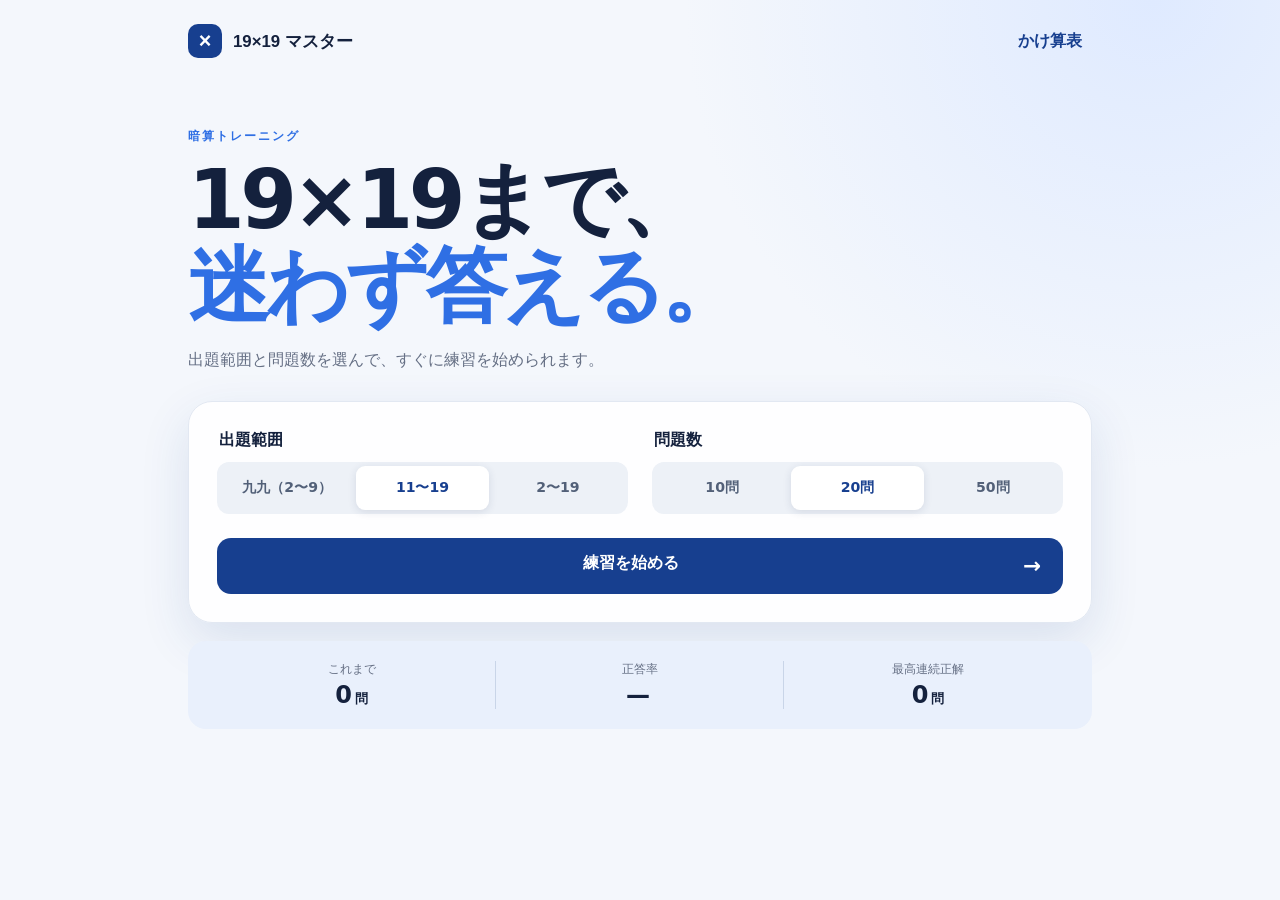
<file: index.html>
<!doctype html>
<html lang="ja">
<head>
  <meta charset="utf-8">
  <meta name="viewport" content="width=device-width,initial-scale=1">
  <meta name="theme-color" content="#173f8f">
  <meta name="description" content="九九から19×19までをテンポよく反復できる暗算トレーニング">
  <title>19×19 マスター</title>
  <link rel="stylesheet" href="styles.css">
</head>
<body>
  <main class="shell">
    <header class="topbar">
      <button id="homeButton" class="brand" type="button" aria-label="ホームへ戻る">
        <span class="brand-mark">×</span><span>19×19 マスター</span>
      </button>
      <button id="tableButton" class="text-button" type="button">かけ算表</button>
    </header>

    <section id="homeView" class="view active" aria-labelledby="homeTitle">
      <div class="intro">
        <p class="eyebrow">暗算トレーニング</p>
        <h1 id="homeTitle">19×19まで、<br><span>迷わず答える。</span></h1>
        <p>出題範囲と問題数を選んで、すぐに練習を始められます。</p>
      </div>

      <div class="setup-card">
        <fieldset>
          <legend>出題範囲</legend>
          <div class="segmented" id="rangeOptions">
            <button type="button" data-range="basic">九九（2〜9）</button>
            <button type="button" data-range="extended" class="selected">11〜19</button>
            <button type="button" data-range="all">2〜19</button>
          </div>
        </fieldset>
        <fieldset>
          <legend>問題数</legend>
          <div class="segmented compact" id="countOptions">
            <button type="button" data-count="10">10問</button>
            <button type="button" data-count="20" class="selected">20問</button>
            <button type="button" data-count="50">50問</button>
          </div>
        </fieldset>
        <button id="startButton" class="primary" type="button">練習を始める <span>→</span></button>
      </div>

      <div class="record-card" aria-label="この端末での記録">
        <div><span>これまで</span><strong id="totalSolved">0</strong><small>問</small></div>
        <div><span>正答率</span><strong id="totalAccuracy">—</strong><small id="accuracyUnit"></small></div>
        <div><span>最高連続正解</span><strong id="bestStreak">0</strong><small>問</small></div>
      </div>
    </section>

    <section id="quizView" class="view" aria-labelledby="quizTitle">
      <div class="quiz-head">
        <button id="quitButton" class="quit" type="button">終了</button>
        <div class="progress-copy"><strong id="progressText">1 / 20</strong><span id="streakText">0問連続正解</span></div>
      </div>
      <div class="progress-track"><span id="progressBar"></span></div>
      <div class="quiz-card">
        <p id="quizTitle" class="question-label">答えを入力</p>
        <div class="equation"><span id="factorA">12</span><span>×</span><span id="factorB">13</span><span>=</span><span id="answerDisplay" class="answer blank">?</span></div>
        <p id="feedback" class="feedback" aria-live="polite">数字キーでも入力できます</p>
        <div class="keypad" aria-label="数字入力">
          <button type="button" data-key="1">1</button><button type="button" data-key="2">2</button><button type="button" data-key="3">3</button>
          <button type="button" data-key="4">4</button><button type="button" data-key="5">5</button><button type="button" data-key="6">6</button>
          <button type="button" data-key="7">7</button><button type="button" data-key="8">8</button><button type="button" data-key="9">9</button>
          <button type="button" data-key="clear" aria-label="入力を消す">消す</button><button type="button" data-key="0">0</button><button type="button" data-key="submit" class="enter">決定</button>
        </div>
      </div>
    </section>

    <section id="resultView" class="view" aria-labelledby="resultTitle">
      <div class="result-card">
        <p class="eyebrow">RESULT</p>
        <h2 id="resultTitle">練習完了！</h2>
        <div class="score-ring"><strong id="scoreValue">18</strong><span id="scoreTotal">/ 20問</span></div>
        <div class="result-stats"><div><span>正答率</span><strong id="resultAccuracy">90%</strong></div><div><span>かかった時間</span><strong id="resultTime">1:24</strong></div></div>
        <div id="mistakeBox" class="mistakes"><h3>まちがえた問題</h3><div id="mistakeList"></div></div>
        <button id="retryButton" class="primary" type="button">同じ設定でもう一度</button>
        <button id="backButton" class="secondary" type="button">ホームへ戻る</button>
      </div>
    </section>

    <section id="tableView" class="view" aria-labelledby="tableTitle">
      <div class="table-heading"><div><p class="eyebrow">QUICK REFERENCE</p><h2 id="tableTitle">かけ算表</h2></div><button id="closeTableButton" class="secondary small" type="button">戻る</button></div>
      <p class="table-note">縦と横が交わるところが答えです。横にスクロールできます。</p>
      <div class="table-wrap"><table id="multiplicationTable"></table></div>
    </section>
  </main>

  <dialog id="quitDialog">
    <h2>練習を終了しますか？</h2>
    <p>今回の途中結果は記録されません。</p>
    <div><button id="cancelQuit" class="secondary" type="button">練習を続ける</button><button id="confirmQuit" class="danger" type="button">終了する</button></div>
  </dialog>
  <script src="app.js"></script>
</body>
</html>
</file>
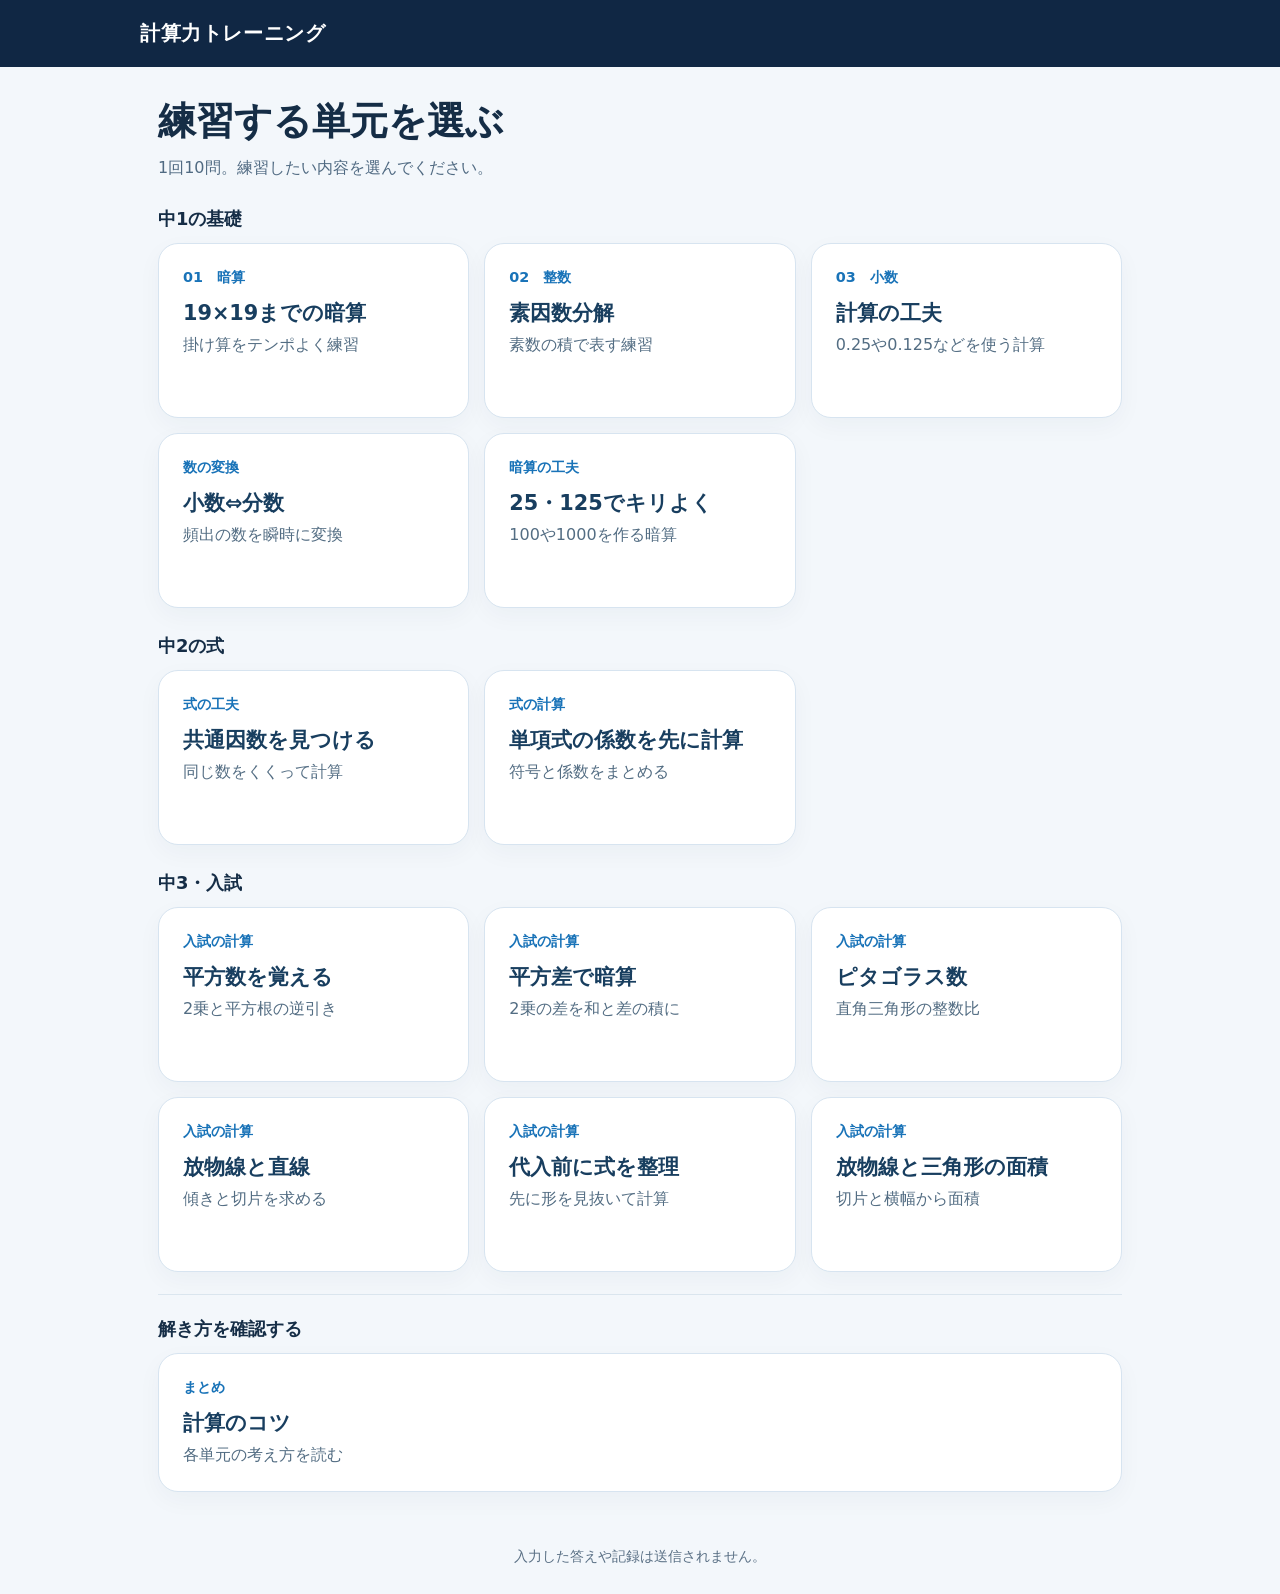
<file: junior-math/index.html>
<!doctype html>
<html lang="ja"><head><meta charset="utf-8"><meta name="viewport" content="width=device-width,initial-scale=1"><meta name="theme-color" content="#102744"><title>計算力トレーニング</title><meta name="description" content="19×19までの暗算、素因数分解、計算の工夫を練習するサイト"><link rel="icon" type="image/svg+xml" href="data:image/svg+xml,%3Csvg xmlns='http://www.w3.org/2000/svg' viewBox='0 0 64 64'%3E%3Crect width='64' height='64' rx='14' fill='%23102744'/%3E%3Ctext x='32' y='45' text-anchor='middle' font-size='40' font-family='sans-serif' fill='%23f9c85b'%3E×%3C/text%3E%3C/svg%3E"><style>
:root{font-family:system-ui,-apple-system,'Hiragino Kaku Gothic ProN','Yu Gothic',sans-serif;color:#152d46;background:#f3f7fb}*{box-sizing:border-box}body{margin:0}button,input{font:inherit}button{cursor:pointer}header{background:#102744;color:white;padding:20px max(20px,calc((100vw - 1000px)/2))}header strong{font-size:1.25rem;letter-spacing:.03em}main{max-width:1000px;margin:auto;padding:25px 18px 55px}.tabs{display:grid;grid-template-columns:repeat(3,1fr);gap:10px;margin-bottom:22px}.tab{border:2px solid #d3e0ed;background:white;color:#24405d;border-radius:14px;padding:14px 10px;font-weight:750}.tab[aria-selected=true]{border-color:#1b6eb2;background:#e3f3ff;color:#10518d}.panel{background:white;border:1px solid #dce6ee;box-shadow:0 12px 32px #1432540a;border-radius:22px;padding:clamp(20px,4vw,38px)}.topline{display:flex;align-items:center;justify-content:space-between;gap:12px;flex-wrap:wrap}h1{font-size:clamp(1.4rem,3vw,2rem);margin:0}p{line-height:1.65}.hint{color:#526b82;margin:10px 0 20px}.badge{background:#eef4fa;color:#355b7b;border-radius:100px;padding:8px 14px;font-weight:650}.card{background:#f7fafe;border:1px solid #deebf5;border-radius:18px;padding:clamp(20px,4vw,36px);margin:20px 0}.question{font-size:clamp(2rem,6vw,3.5rem);font-weight:800;line-height:1.35;min-height:1.5em;font-variant-numeric:tabular-nums}.prompt{color:#45627d;font-size:.95rem;margin-bottom:8px}.work{color:#44627a;min-height:1.5em;margin-top:12px}.answer{display:flex;align-items:center;gap:10px;flex-wrap:wrap}.answer input{width:min(100%,260px);border:2px solid #a9bfd2;border-radius:12px;padding:14px 16px;font-size:1.35rem;font-variant-numeric:tabular-nums}.answer input:focus{outline:3px solid #a9ddff;outline-offset:2px}.primary,.secondary{border:0;border-radius:12px;padding:15px 21px;font-weight:750;min-height:52px}.primary{background:#1367aa;color:white}.secondary{background:#e9f1f8;color:#1c517c}.primary:hover{background:#0e568e}.secondary:hover{background:#dcebf6}.feedback{min-height:57px;margin:14px 0 4px;font-weight:700}.feedback.good{color:#126544}.feedback.bad{color:#ae3f26}.feedback small{display:block;font-size:.95rem;font-weight:500;color:#38566d;margin-top:5px}.actions{display:flex;gap:10px;flex-wrap:wrap}.guide{border-top:1px solid #e1eaf2;margin-top:28px;padding-top:15px;color:#38546c}.guide h2{font-size:1.05rem;color:#173751}.guide ul{padding-left:1.4em;line-height:1.8}.guide li{margin:4px 0}footer{color:#5a7085;text-align:center;padding:0 18px 28px;font-size:.9rem}@media(max-width:620px){.tabs{grid-template-columns:1fr}.tab{text-align:left;padding:12px 16px}.panel{padding:20px}.answer input{flex:1;min-width:150px}.answer .primary{flex:1}.question{overflow-wrap:anywhere}}
 .homehead{margin:4px 0 24px}.homehead h1{font-size:clamp(1.7rem,4vw,2.4rem)}.homehead p{margin:8px 0 0;color:#506a82}.menu{display:grid;grid-template-columns:repeat(3,1fr);gap:15px}.menucard{display:flex;flex-direction:column;align-items:flex-start;text-align:left;min-height:175px;background:white;border:1px solid #d7e4f0;border-radius:20px;padding:24px;color:#183e5f;box-shadow:0 8px 24px #1432540a}.menucard:hover,.menucard:focus-visible{border-color:#2079bd;box-shadow:0 12px 28px #22639b22;transform:translateY(-2px)}.menucard strong{font-size:1.3rem;margin:12px 0 6px}.menucard span:last-child{color:#536d83;line-height:1.5}.menunum{font-size:.9rem;font-weight:800;color:#1973b8}.tipsentry{margin-top:22px;border-top:1px solid #dbe6ef;padding-top:22px}.tipsentry h2{font-size:1.1rem;margin:0 0 12px}.tipsentry .menucard{min-height:115px;width:100%}.back{border:0;background:transparent;color:#1266a6;font-weight:750;padding:8px 0;margin-bottom:15px}.back:hover{text-decoration:underline}.tipslist{display:grid;gap:14px;margin-top:20px}.tipcard{background:#f7fafe;border:1px solid #deebf5;border-radius:16px;padding:18px 22px}.tipcard h2{margin:0 0 8px;font-size:1.2rem}.tipcard ul{margin:0;padding-left:1.5em;line-height:1.8}.tipcard li{margin:5px 0}[hidden]{display:none!important}@media(max-width:700px){.menu{grid-template-columns:1fr}.menucard{min-height:115px;padding:18px}.menucard strong{margin:5px 0}}
.group-title{margin:26px 0 12px;font-size:1.12rem}.levels{display:flex;gap:8px;flex-wrap:wrap;margin:15px 0}.level{border:1px solid #c8d9e8;background:#f2f7fb;border-radius:10px;padding:9px 16px;font-weight:700;color:#31536f}.level[aria-pressed=true]{background:#176cae;color:#fff;border-color:#176cae}.context{font-size:1.08rem;line-height:1.6;color:#385873;margin-bottom:9px}.result{background:#f2f8ff;border-radius:16px;padding:22px;margin-top:20px}.result strong{font-size:1.5rem}.tipcard p{line-height:1.7;margin:7px 0}.example{font-weight:700;color:#185688}.choices{display:grid;grid-template-columns:repeat(2,minmax(0,1fr));gap:12px;margin:0 0 8px}.choice{border:2px solid #c7d9e9;border-radius:13px;background:#fff;color:#184468;padding:15px;font-size:1.3rem;font-weight:750;min-height:64px;font-variant-numeric:tabular-nums}.choice:hover:not(:disabled),.choice:focus-visible{border-color:#1673b6;background:#ecf7ff}.choice.correct{border-color:#218764;background:#e7f7ef;color:#126345}.choice.wrong{border-color:#c6533a;background:#fff0eb;color:#9d321e}.choice:disabled{cursor:default}@media(max-width:520px){.choices{gap:8px}.choice{font-size:1.12rem;padding:11px;min-height:58px}}.fraction{display:inline-grid;grid-template-rows:auto auto;vertical-align:middle;text-align:center;line-height:1.05;font-size:.82em;margin:0 .13em;white-space:nowrap;font-variant-numeric:tabular-nums}.fraction-top{border-bottom:1.5px solid currentColor;padding:0 .15em .1em}.fraction-bottom{padding:.1em .15em 0}.choice .fraction{font-size:1em}.prime-pad{display:grid;grid-template-columns:repeat(4,minmax(0,1fr));gap:9px;margin:13px 0 3px}.prime-pad button{border:1.5px solid #b9d2e6;background:#f2f8fd;color:#164e7b;border-radius:11px;min-height:53px;font-weight:750;font-size:1.1rem}.prime-pad button:hover:not(:disabled),.prime-pad button:focus-visible{border-color:#1673b6;background:#e2f2ff}.prime-pad button[data-prime-action]{font-size:.95rem;background:#e9f1f8}.prime-pad button:disabled{opacity:.55;cursor:default}.answer input[readonly]{background:#fff;cursor:default}.answer input[readonly]:focus{outline:none}@media(max-width:520px){.prime-pad{gap:7px}.prime-pad button{min-height:50px;font-size:1rem}.prime-pad button[data-prime-action]{font-size:.83rem}}[hidden]{display:none!important}</style></head><body><header><strong>計算力トレーニング</strong></header><main><section id="home" aria-labelledby="home-title"><div class="homehead"><h1 id="home-title">練習する単元を選ぶ</h1><p>1回10問。練習したい内容を選んでください。</p></div><h2 class="group-title">中1の基礎</h2><div class="menu"><button class="menucard" type="button" data-open="multiply"><span class="menunum">01　暗算</span><strong>19×19までの暗算</strong><span>掛け算をテンポよく練習</span></button><button class="menucard" type="button" data-open="factor"><span class="menunum">02　整数</span><strong>素因数分解</strong><span>素数の積で表す練習</span></button><button class="menucard" type="button" data-open="decimal"><span class="menunum">03　小数</span><strong>計算の工夫</strong><span>0.25や0.125などを使う計算</span></button><button class="menucard" type="button" data-open="convert"><span class="menunum">数の変換</span><strong>小数⇔分数</strong><span>頻出の数を瞬時に変換</span></button><button class="menucard" type="button" data-open="round"><span class="menunum">暗算の工夫</span><strong>25・125でキリよく</strong><span>100や1000を作る暗算</span></button></div><h2 class="group-title">中2の式</h2><div class="menu"><button class="menucard" type="button" data-open="common"><span class="menunum">式の工夫</span><strong>共通因数を見つける</strong><span>同じ数をくくって計算</span></button><button class="menucard" type="button" data-open="coefficient"><span class="menunum">式の計算</span><strong>単項式の係数を先に計算</strong><span>符号と係数をまとめる</span></button></div><h2 class="group-title">中3・入試</h2><div class="menu"><button class="menucard" type="button" data-open="squares"><span class="menunum">入試の計算</span><strong>平方数を覚える</strong><span>2乗と平方根の逆引き</span></button><button class="menucard" type="button" data-open="difference"><span class="menunum">入試の計算</span><strong>平方差で暗算</strong><span>2乗の差を和と差の積に</span></button><button class="menucard" type="button" data-open="pythagoras"><span class="menunum">入試の計算</span><strong>ピタゴラス数</strong><span>直角三角形の整数比</span></button><button class="menucard" type="button" data-open="parabola"><span class="menunum">入試の計算</span><strong>放物線と直線</strong><span>傾きと切片を求める</span></button><button class="menucard" type="button" data-open="substitute"><span class="menunum">入試の計算</span><strong>代入前に式を整理</strong><span>先に形を見抜いて計算</span></button><button class="menucard" type="button" data-open="area"><span class="menunum">入試の計算</span><strong>放物線と三角形の面積</strong><span>切片と横幅から面積</span></button></div><div class="tipsentry"><h2>解き方を確認する</h2><button class="menucard" type="button" data-open="tips"><span class="menunum">まとめ</span><strong>計算のコツ</strong><span>各単元の考え方を読む</span></button></div></section><section id="practice" class="panel" aria-labelledby="title" hidden><button class="back" type="button" data-open="home">← 目次に戻る</button><div class="topline"><h1 id="title"></h1><span class="badge" id="score" aria-live="polite"></span></div><p class="hint" id="description"></p><div class="levels" role="group" aria-label="難易度"><button class="level" type="button" data-level="1">基礎</button><button class="level" type="button" data-level="2">標準</button><button class="level" type="button" data-level="3">発展</button></div><div id="question-area"><div class="card"><div id="context" class="context"></div><div class="prompt" id="prompt"></div><div class="question" id="question"></div></div><form id="form" class="answer" autocomplete="off"><input id="input" type="text" inputmode="numeric" aria-label="答え" spellcheck="false"><button class="primary" type="submit">答え合わせ</button></form><div id="prime-pad" class="prime-pad" role="group" aria-label="素因数分解の入力ボタン" hidden><button type="button" data-prime="2">2</button><button type="button" data-prime="3">3</button><button type="button" data-prime="5">5</button><button type="button" data-prime="7">7</button><button type="button" data-prime="11">11</button><button type="button" data-prime="13">13</button><button type="button" data-prime-action="undo">1つ戻す</button><button type="button" data-prime-action="clear">全部消す</button></div><div id="choices" class="choices" role="group" aria-label="答えの選択肢" hidden></div><div id="feedback" class="feedback" role="status" aria-live="polite"></div><div class="actions"><button id="next" class="secondary" type="button">次の問題</button><button id="reveal" class="secondary" type="button">答えを見る</button></div></div><div id="result" class="result" hidden><strong id="result-title"></strong><p id="result-detail"></p><button id="retry" class="primary" type="button">同じ分野でもう10問</button></div></section><section id="tips" class="panel" aria-labelledby="tips-title" hidden><button class="back" type="button" data-open="home">← 目次に戻る</button><h1 id="tips-title">計算のコツ</h1><div class="tipslist" id="tiplist"></div></section></main><footer>入力した答えや記録は送信されません。</footer><script>

(()=>{'use strict';
const $=id=>document.getElementById(id), E={home:$('home'),practice:$('practice'),tips:$('tips'),title:$('title'),score:$('score'),description:$('description'),prompt:$('prompt'),question:$('question'),context:$('context'),input:$('input'),feedback:$('feedback'),next:$('next'),reveal:$('reveal'),form:$('form'),primePad:$('prime-pad'),choices:$('choices'),tiplist:$('tiplist'),area:$('question-area'),result:$('result'),resultTitle:$('result-title'),resultDetail:$('result-detail'),retry:$('retry')};
const R=(a,b)=>a+Math.floor(Math.random()*(b-a+1)),P=a=>a[R(0,a.length-1)],F=(n,d=1)=>{let a=Math.abs(n),b=d;while(b)[a,b]=[b,a%b];return {n:n/a,d:d/a}},S=f=>f.d===1?String(f.n):`${f.n}/${f.d}`,Q=(text,answer,explain,other={})=>({text,answer,explain,...other});
const decimals=[['0.2',1,5],['0.4',2,5],['0.5',1,2],['0.25',1,4],['0.75',3,4],['0.125',1,8],['0.375',3,8],['0.625',5,8],['0.875',7,8],['1.25',5,4],['1.5',3,2]],triples=[[3,4,5],[5,12,13],[8,15,17],[7,24,25]];
const modes={
multiply:{title:'19×19までの暗算',desc:'掛け算を暗算で答えましょう。',tip:'十の位と一の位に分ける。20に近い数なら20から引く。',example:'17×8＝10×8＋7×8＝136。19×19＝20×19−19＝361。',make:l=>{let a=R(l===1?2:11,19),b=R(l===1?2:l===2?2:11,l===1?12:19);return Q(`${a} × ${b}`,a*b,`${a}×${b}＝${a*b}`)}},
factor:{title:'素因数分解',desc:'素数ボタンを順に押してください。掛け算の記号は自動で入ります。',tip:'小さい素数から割り、最後に素数だけの積になっているか確認する。',example:'60＝2×2×3×5＝2²×3×5。',make:l=>{let primes=l===1?[2,3,5]:l===2?[2,3,5,7]:[2,3,5,7,11,13],fs,n;do{fs=[];n=1;let count=R(2,l+2);for(let i=0;i<count;i++){let possible=primes.filter(p=>p*n<=500);if(!possible.length)break;let p=P(possible);fs.push(p);n*=p}}while(n<20||fs.length<2);fs.sort((a,b)=>a-b);return Q(String(n),fs,`${n}＝${fs.join('×')}`,{kind:'factor'})}},
decimal:{title:'小数を使う計算',desc:'分数に直すと簡単になる小数の掛け算。',tip:'0.25＝1/4、0.75＝3/4。0.125＝1/8、0.375＝3/8、0.625＝5/8、0.875＝7/8。',example:'0.375×16＝(3/8)×16＝6。',make:l=>{let row=P(decimals.slice(l===1?2:0,l===1?5:l===2?9:11)),k=R(2,l===1?6:12),b=row[2]*k;return Q(`${row[0]} × ${b}`,row[1]*k,`${row[0]}＝${row[1]}/${row[2]}、${row[1]}×${k}＝${row[1]*k}`)}},
round:{title:'25・125でキリよく',desc:'100や1000を作って暗算。',tip:'25×4＝100、125×8＝1000、50×2＝100を見つける。',example:'125×24＝125×8×3＝3000。',make:l=>{let a=l===1?25:l===2?P([25,50,125]):P([25,125,0.125]),unit=a===25?4:a===50?2:8,k=R(2,14),b=unit*k;return Q(`${a} × ${b}`,a*b,`${a}×${unit}×${k}＝${a*unit}×${k}＝${a*b}`)}},
common:{title:'共通因数を見つける',desc:'同じ数をくくって暗算。',tip:'a×b＋a×c＝a(b＋c)。差なら a×b−a×c＝a(b−c)。',example:'37×18＋37×82＝37×100＝3700。',make:l=>{let a=P(l===1?[12,15,25]:l===2?[19,25,37]:[37,48,75,125]),b=R(11,45),sum=P([50,100,120]),c=sum-b;if(l===3&&Math.random()<.4){c=R(2,b-1);return Q(`${a}×${b} − ${a}×${c}`,a*(b-c),`${a}×(${b}−${c})＝${a*(b-c)}`)}return Q(`${a}×${b} ＋ ${a}×${c}`,a*sum,`${a}×(${b}＋${c})＝${a*sum}`)}},
convert:{title:'小数⇔分数',desc:'4つの選択肢から正しい変換を選びましょう。',tip:'0.25＝1/4、0.75＝3/4。0.125＝1/8、0.375＝3/8、0.625＝5/8、0.875＝7/8。',example:'0.625＝5/8。5/4＝1.25。',make:l=>{let row=P(decimals.slice(0,l===1?5:l===2?9:11)),rev=l>1&&Math.random()<.5;return rev?Q(`${row[1]}/${row[2]} を小数に`,Number(row[0]),`${row[1]}/${row[2]}＝${row[0]}`):Q(`${row[0]} を分数に`,F(row[1],row[2]),`${row[0]}＝${row[1]}/${row[2]}`,{kind:'rationalOnly'})}},
squares:{title:'平方数を覚える',desc:'2乗と平方根を逆引き。',tip:'11²〜25²を両方向に覚えると、平方根や三平方の計算が速くなる。',example:'17²＝289、√289＝17。',make:l=>{let n=R(l===3?16:11,l===1?16:l===2?25:30);return Math.random()<.5?Q(`√${n*n}`,n,`√${n*n}＝${n}`):Q(`${n}²`,n*n,`${n}²＝${n*n}`)}},
difference:{title:'平方差で暗算',desc:'2乗の差を和と差の積に。',tip:'A²−B²＝(A＋B)(A−B)。100前後の積にも使える。',example:'103×97＝(100＋3)(100−3)＝10000−9＝9991。',make:l=>{let a=P(l===1?[20,30,50]:[50,60,75,95,100]),b=R(2,l===1?9:15),v=l===1?0:R(0,l===2?1:2);if(v===1)return Q(`${a+b} × ${a-b}`,a*a-b*b,`(${a}＋${b})(${a}−${b})＝${a}²−${b}²＝${a*a-b*b}`);if(v===2){let c=P([30,40,50]),d=R(2,9),ans=a*a-b*b+c*c-d*d;return Q(`${a}² − ${b}² ＋ ${c}² − ${d}²`,ans,`(${a}＋${b})(${a}−${b})＋(${c}＋${d})(${c}−${d})＝${ans}`)}return Q(`${a}² − ${b}²`,a*a-b*b,`(${a}＋${b})(${a}−${b})＝${a*a-b*b}`)}},
pythagoras:{title:'ピタゴラス数',desc:'直角三角形の残りの1辺を答えましょう。',tip:'3:4:5、5:12:13、8:15:17、7:24:25を覚え、整数倍にも気づく。',example:'斜辺13、他の1辺5なら残りは12。6:8:10は3:4:5の2倍。',make:l=>{let t=P(triples.slice(0,l===1?2:l===2?3:4)),k=R(l===1?1:2,l===1?1:l===2?3:5),[a,b,c]=t.map(x=>x*k),missing=R(0,2),hint=`${a}:${b}:${c}＝${t.join(':')} の ${k} 倍`;return missing===2?Q(`直角をはさむ2辺が ${a}, ${b}。斜辺は？`,c,hint):Q(`斜辺が ${c}、他の1辺が ${missing===0?b:a}。残りは？`,missing===0?a:b,hint)}},
parabola:{title:'放物線と直線',desc:'傾き・切片は整数または分数で答えられます。',tip:'y＝ax² 上の x＝α, β を通る直線は、傾き m＝a(α＋β)、切片 n＝−aαβ。ただし α≠β。',example:'y＝(1/2)x²、α＝−3、β＝2 → m＝−1/2、n＝3。',make:l=>{let a=l===1?F(1):P(l===2?[F(1),F(2),F(1,2)]:[F(1,2),F(3,2),F(2)]),alpha=R(-5,-1),beta=R(1,5);if(beta===-alpha)beta++;let m=F(a.n*(alpha+beta),a.d),n=F(-a.n*alpha*beta,a.d),type=l===3?P(['slope','intercept','reverse']):P(['slope','intercept']);if(type==='reverse')return Q(`傾きが ${S(m)} のとき、a の値は？`,a,`a＝${S(m)}÷(${alpha}＋${beta})＝${S(a)}`,{kind:'fraction',context:`y＝ax² 上の x＝${alpha}, ${beta} を通る直線`});let context=`y＝${S(a)}x² 上の x＝${alpha}, ${beta} を通る直線`;return type==='slope'?Q('直線の傾きは？',m,`m＝${S(a)}×(${alpha}＋${beta})＝${S(m)}`,{kind:'fraction',context}):Q('直線の y 切片は？',n,`n＝−${S(a)}×(${alpha})×${beta}＝${S(n)}`,{kind:'fraction',context})}},
substitute:{title:'代入前に式を整理',desc:'直接代入する前に式の形を見抜く。',tip:'先に平方式や平方差へ直す。x＝√n＋b なら x−b＝√n に注目。',example:'x＝√17＋4 のとき x²−8x＋15＝(x−4)²−1＝16。',make:l=>{if(l<3){let n=R(2,23),b=R(1,6),k=l===1?0:R(-5,5),constant=b*b+k;return Q(`x² − ${2*b}x ${constant<0?'−':'＋'} ${Math.abs(constant)}`,n+k,`(x−${b})²${k<0?'−':'＋'}${Math.abs(k)}＝${n+k}`,{context:`x＝√${n}＋${b} のとき、次の式の値は？`})}let sum=R(7,19),product=R(2,20);return Q('x² ＋ y²',sum*sum-2*product,`(x＋y)²−2xy＝${sum}²−2×${product}＝${sum*sum-2*product}`,{context:`x＋y＝${sum}、xy＝${product} のとき、次の式の値は？`})}}
,coefficient:{title:'単項式の係数を先に計算',desc:'符号と数の部分を分けて処理。',tip:'単項式の乗除は、符号を先に決め、係数を1つの分数にまとめて約分する。文字の指数は別に計算する。',example:'(−6a²b)×(4ab²)÷(3a²b) の係数は −6×4÷3＝−8。',make:l=>{let c=P(l===1?[2,3,4,6]:[3,4,6,8,9]),d=P(l===1?[2,3,4]:[4,6,8,12]),e=P([2,3,4,6].filter(x=>c*d%x===0)),sign=l===1?1:P([-1,1]),n=sign*c*d/e,lead=sign<0?'−':'',text=`(${lead}${c}a²b) × (${d}ab²) ÷ (${e}a²b)`;return Q(text,n,`係数だけを取り出すと (${sign*c})×${d}÷${e}＝${n}`,{context:'計算結果の係数を求めましょう。'})}},
area:{title:'放物線と三角形の面積',desc:'原点と放物線上の2点が作る面積。',tip:'原点 O と放物線上の2点 A, B の三角形は、AB の直線の y 切片 n を使い S＝|n|×|β−α|÷2。',example:'y＝(1/2)x²、α＝−3、β＝2 → 切片 n＝3、面積は 3×5÷2＝15/2。',make:l=>{let a=l===1?F(1):P(l===2?[F(1),F(2)]:[F(1,2),F(3,2),F(2)]),alpha=R(-4,-1),beta=R(1,5),n=F(-a.n*alpha*beta,a.d),area=F(Math.abs(n.n)*(beta-alpha),2*n.d);return Q('△OAB の面積は？',area,`AB の y 切片は ${S(n)}。面積＝${S(n)}×(${beta}−${alpha})÷2＝${S(area)}`,{kind:'fraction',context:`O は原点。A, B は y＝${S(a)}x² 上の x＝${alpha}, ${beta} の点。`})}}
};
let mode=null,level=1,current=null,index=0,correct=0,missed=0,done=false,seen=new Set();
function mathText(element,source){let raw=String(source),regex=/(-?\d+)\/(\d+)/g,fragment=document.createDocumentFragment(),last=0,match;element.replaceChildren();while((match=regex.exec(raw))){fragment.append(document.createTextNode(raw.slice(last,match.index)));let fraction=document.createElement('span'),top=document.createElement('span'),bottom=document.createElement('span');fraction.className='fraction';fraction.setAttribute('role','img');fraction.setAttribute('aria-label',`${match[2]}分の${match[1]}`);top.className='fraction-top';bottom.className='fraction-bottom';top.setAttribute('aria-hidden','true');bottom.setAttribute('aria-hidden','true');top.textContent=match[1];bottom.textContent=match[2];fraction.append(top,bottom);fragment.append(fraction);last=regex.lastIndex}fragment.append(document.createTextNode(raw.slice(last)));element.append(fragment)}
for(const [id,m] of Object.entries(modes)){let card=document.createElement('article');card.className='tipcard';let h=document.createElement('h2');h.textContent=m.title;let p=document.createElement('p');mathText(p,m.tip);let ex=document.createElement('p');ex.className='example';mathText(ex,'例：'+m.example);card.append(h,p,ex);E.tiplist.append(card)}
function factors(n){let out=[];for(let d=2;d*d<=n;d++)while(n%d===0){out.push(d);n/=d}if(n>1)out.push(n);return out}
function parse(s){s=s.normalize('NFKC').replace(/[−ー－]/g,'-').replace(/\s/g,'');let m=s.match(/^([+-]?\d+)(?:\/([+-]?\d+))?$/);if(m){let n=Number(m[1]),d=Number(m[2]??1);return d&&Number.isSafeInteger(n)&&Number.isSafeInteger(d)?n/d:null}return /^[+-]?\d+\.\d+$/.test(s)?Number(s):null}
function factorCheck(s){let parts=s.replace(/²/g,'^2').replace(/³/g,'^3').normalize('NFKC').replace(/[×・·＊]/g,'*').replace(/\s/g,'').split('*'),got=[];for(const part of parts){let m=part.match(/^(\d+)(?:\^(\d+))?$/);if(!m)return false;let p=Number(m[1]),k=Number(m[2]??1);if(p<2||p>500||k<1||k>9||factors(p).length!==1)return false;for(let i=0;i<k;i++)got.push(p)}return got.sort((a,b)=>a-b).join(',')===current.answer.join(',')}
function check(s){if(current.kind==='factor')return factorCheck(s);if(current.kind==='rationalOnly'&&!s.includes('/'))return false;let val=parse(s);if(val===null)return false;let expected=(current.kind==='fraction'||current.kind==='rationalOnly')?current.answer.n/current.answer.d:current.answer;return Math.abs(val-expected)<1e-10}
function shuffle(a){for(let i=a.length-1;i>0;i--){let k=R(0,i);[a[i],a[k]]=[a[k],a[i]]}return a}
function showChoices(){E.choices.replaceChildren();let reverse=current.kind!=='rationalOnly',pool=decimals.slice(0,level===1?5:level===2?9:11),answer=answerText();let candidates=pool.map(row=>({label:reverse?row[0]:`${row[1]}/${row[2]}`,value:row[1]/row[2]})).filter(x=>x.label!==answer);let target=reverse?current.answer:current.answer.n/current.answer.d;candidates.sort((a,b)=>Math.abs(a.value-target)-Math.abs(b.value-target));let distractors=shuffle(candidates.slice(0,Math.min(candidates.length,5))).slice(0,3);for(const label of shuffle([answer,...distractors.map(x=>x.label)])){let button=document.createElement('button');button.type='button';button.className='choice';button.dataset.value=label;mathText(button,label);button.addEventListener('click',()=>choose(button,label));E.choices.append(button)}}
function choose(button,label){if(done)return;if(check(label)){done=true;correct++;progress();button.classList.add('correct');for(const b of E.choices.children)b.disabled=true;E.feedback.className='feedback good';E.feedback.textContent='正解！';let small=document.createElement('small');mathText(small,current.explain);E.feedback.append(small)}else{button.classList.add('wrong');button.disabled=true;E.feedback.className='feedback bad';E.feedback.textContent='もう一度選んでみましょう。'}}
function answerText(){return Array.isArray(current.answer)?current.answer.join('×'):(current.kind==='fraction'||current.kind==='rationalOnly')?S(current.answer):String(current.answer)}
function progress(){E.score.textContent=`${index+1} / 10 問　正解 ${correct}`;for(const b of document.querySelectorAll('.level'))b.setAttribute('aria-pressed',String(Number(b.dataset.level)===level))}
function next(){let candidate;for(let i=0;i<30;i++){candidate=mode.make(level);if(!seen.has((candidate.context||'')+'|'+candidate.text))break}current=candidate;seen.add((candidate.context||'')+'|'+candidate.text);done=false;mathText(E.context,current.context||'');E.context.hidden=!current.context;E.prompt.textContent=mode===modes.factor?'素因数分解しましょう':'答えを求めましょう';mathText(E.question,current.text);E.input.value='';E.input.disabled=false;for(const b of E.primePad.querySelectorAll('button'))b.disabled=false;E.feedback.textContent='';E.feedback.className='feedback';E.choices.hidden=mode!==modes.convert;E.primePad.hidden=mode!==modes.factor;E.form.hidden=mode===modes.convert;if(mode===modes.convert)showChoices();progress();if(mode!==modes.convert&&mode!==modes.factor)E.input.focus()}
function finish(){E.area.hidden=true;E.result.hidden=false;E.resultTitle.textContent=`10問終了　${correct}問正解`;E.resultDetail.textContent=`答えを見た・正解せずに進んだ問題：${missed}問`;E.retry.focus()}
function advance(){if(!done)missed++;if(index===9){finish();return}index++;next()}
function start(id){mode=modes[id];index=correct=missed=0;seen=new Set();E.title.textContent=mode.title;mathText(E.description,mode.desc);E.input.placeholder=id==='factor'?'素数ボタンを押してください':id==='parabola'?'分数は分子/分母で入力':'答えを入力';E.input.readOnly=id==='factor';E.input.setAttribute('inputmode',id==='factor'?'none':'decimal');E.area.hidden=false;E.result.hidden=true;next()}
function navigate(view,push=true){if(!(view in modes)&&view!=='tips')view='home';E.home.hidden=view!=='home';E.practice.hidden=!(view in modes);E.tips.hidden=view!=='tips';if(view in modes)start(view);if(push)history.pushState({view},'',view==='home'?location.pathname:'#'+view);window.scrollTo(0,0)}
E.primePad.addEventListener('click',e=>{let b=e.target.closest('button');if(!b||done)return;if(b.dataset.prime){E.input.value+=`${E.input.value?' × ':''}${b.dataset.prime}`}else if(b.dataset.primeAction==='undo'){E.input.value=E.input.value.split(' × ').slice(0,-1).join(' × ')}else if(b.dataset.primeAction==='clear'){E.input.value=''}E.feedback.textContent='';E.feedback.className='feedback'});
E.form.addEventListener('submit',e=>{e.preventDefault();if(done){advance();return}let s=E.input.value.trim();if(!s)return;if(check(s)){done=true;correct++;progress();E.feedback.className='feedback good';E.feedback.textContent='正解！';let small=document.createElement('small');mathText(small,current.explain);E.feedback.append(small);if(mode===modes.factor)for(const b of E.primePad.querySelectorAll('button'))b.disabled=true}else{E.feedback.className='feedback bad';E.feedback.textContent='もう一度考えてみましょう。'}});
E.next.addEventListener('click',advance);E.reveal.addEventListener('click',()=>{if(!done){done=true;missed++}E.feedback.className='feedback';mathText(E.feedback,'答え：'+answerText());let small=document.createElement('small');mathText(small,current.explain);E.feedback.append(small);E.input.disabled=true;if(mode===modes.factor)for(const b of E.primePad.querySelectorAll('button'))b.disabled=true;if(mode===modes.convert){for(const b of E.choices.children){if(check(b.dataset.value))b.classList.add('correct');b.disabled=true}}});E.retry.addEventListener('click',()=>start(Object.keys(modes).find(id=>modes[id]===mode)));for(const b of document.querySelectorAll('.level'))b.addEventListener('click',()=>{level=Number(b.dataset.level);start(Object.keys(modes).find(id=>modes[id]===mode))});for(const b of document.querySelectorAll('[data-open]'))b.addEventListener('click',()=>navigate(b.dataset.open));window.addEventListener('popstate',()=>navigate(location.hash.slice(1),false));navigate(location.hash.slice(1),false);
})();
</script></body></html>
</file>
<file: styles.css>
:root{--navy:#173f8f;--blue:#2f6fe4;--sky:#eaf2ff;--ink:#14213d;--muted:#667085;--line:#d7dfec;--paper:#fff;--bg:#f4f7fc;--ok:#138a5b;--bad:#d14343;--shadow:0 18px 50px rgba(23,63,143,.12)}
*{box-sizing:border-box}body{margin:0;background:radial-gradient(circle at 90% 0,#dfeaff 0,transparent 32%),var(--bg);color:var(--ink);font-family:"Yu Gothic","Hiragino Kaku Gothic ProN",system-ui,sans-serif;min-height:100vh}.shell{width:min(960px,100%);margin:auto;padding:0 28px 56px}.topbar{height:82px;display:flex;align-items:center;justify-content:space-between}.brand{display:flex;gap:11px;align-items:center;border:0;background:none;color:var(--ink);font-weight:800;font-size:1.05rem;cursor:pointer;padding:8px 0}.brand-mark{display:grid;place-items:center;background:var(--navy);color:white;width:34px;height:34px;border-radius:10px;font-size:1.35rem}.text-button{border:0;background:none;color:var(--navy);font:inherit;font-weight:700;padding:10px;cursor:pointer}.view{display:none}.view.active{display:block}.intro{padding:46px 0 30px}.eyebrow{font-size:.76rem;letter-spacing:.16em;font-weight:900;color:var(--blue);margin:0 0 12px}.intro h1{font-size:clamp(2.6rem,7vw,5.1rem);line-height:1.06;letter-spacing:-.055em;margin:0 0 20px}.intro h1 span{color:var(--blue)}.intro>p:last-child{font-size:1rem;color:var(--muted);margin:0}.setup-card,.quiz-card,.result-card{background:rgba(255,255,255,.94);border:1px solid #e2e8f2;border-radius:24px;box-shadow:var(--shadow)}.setup-card{padding:28px;display:grid;grid-template-columns:1fr 1fr;gap:24px}.setup-card fieldset{border:0;padding:0;margin:0}.setup-card legend{font-weight:800;margin-bottom:11px}.segmented{display:flex;background:#edf1f7;border-radius:12px;padding:4px;gap:3px}.segmented button{flex:1;border:0;background:transparent;min-height:44px;border-radius:9px;color:#526078;font:inherit;font-size:.88rem;font-weight:700;cursor:pointer}.segmented button.selected{background:white;color:var(--navy);box-shadow:0 2px 8px rgba(30,50,90,.12)}button:focus-visible{outline:3px solid #ffbb33;outline-offset:2px}.primary{border:0;background:var(--navy);color:white;min-height:56px;border-radius:14px;font:inherit;font-weight:800;font-size:1rem;cursor:pointer;padding:0 22px}.primary span{float:right;font-size:1.35rem}.setup-card>.primary{grid-column:1/-1}.primary:hover{background:#0d327b}.record-card{margin-top:18px;display:grid;grid-template-columns:repeat(3,1fr);background:#e9f0fc;border-radius:18px;padding:20px}.record-card div{text-align:center;border-right:1px solid #c9d5e8}.record-card div:last-child{border:0}.record-card span{display:block;color:var(--muted);font-size:.78rem}.record-card strong{font-size:1.5rem;margin-top:3px;display:inline-block}.record-card small{font-weight:700;margin-left:3px}.quiz-head{display:flex;justify-content:space-between;align-items:center;margin-top:14px}.quit{background:white;border:1px solid var(--line);border-radius:10px;padding:10px 15px;color:var(--muted);font:inherit;font-weight:700;cursor:pointer}.progress-copy{text-align:right}.progress-copy strong,.progress-copy span{display:block}.progress-copy span{color:var(--blue);font-size:.78rem;font-weight:800;margin-top:3px}.progress-track{height:7px;background:#dfe6f2;border-radius:10px;margin:16px 0 28px;overflow:hidden}.progress-track span{display:block;width:0;height:100%;background:var(--blue);transition:width .25s}.quiz-card{max-width:620px;margin:auto;padding:46px 40px 36px;text-align:center}.question-label{color:var(--muted);font-size:.85rem;font-weight:700}.equation{display:flex;align-items:center;justify-content:center;gap:clamp(11px,4vw,30px);font-family:Arial,sans-serif;font-size:clamp(2.8rem,10vw,5.3rem);font-weight:800;font-variant-numeric:tabular-nums;letter-spacing:-.04em;margin:18px 0 8px}.answer{color:var(--blue);border-bottom:5px solid var(--blue);min-width:1.5em}.answer.blank{color:#aeb8c8}.feedback{height:24px;margin:14px 0 22px;color:var(--muted);font-weight:700}.feedback.correct{color:var(--ok)}.feedback.wrong{color:var(--bad)}.keypad{width:min(350px,100%);margin:auto;display:grid;grid-template-columns:repeat(3,1fr);gap:9px}.keypad button{min-height:56px;border:1px solid var(--line);background:#f8faff;border-radius:12px;font:700 1.25rem Arial,sans-serif;color:var(--ink);cursor:pointer}.keypad button:hover{background:#eef4ff}.keypad button[data-key=clear]{font-family:inherit;font-size:.85rem;color:var(--muted)}.keypad .enter{font-family:inherit;font-size:.85rem;background:var(--blue);color:white;border-color:var(--blue)}.result-card{max-width:620px;margin:34px auto 0;padding:42px;text-align:center}.result-card h2{font-size:2rem;margin:0 0 22px}.score-ring{width:154px;height:154px;border-radius:50%;margin:0 auto 28px;border:12px solid var(--sky);display:flex;flex-direction:column;align-items:center;justify-content:center}.score-ring strong{font:800 3.3rem Arial,sans-serif;color:var(--blue)}.score-ring span{font-size:.8rem;color:var(--muted)}.result-stats{display:grid;grid-template-columns:1fr 1fr;border-block:1px solid var(--line);padding:18px 0;margin-bottom:20px}.result-stats div:first-child{border-right:1px solid var(--line)}.result-stats span{display:block;color:var(--muted);font-size:.8rem}.result-stats strong{font-size:1.3rem}.mistakes{text-align:left;background:#f7f9fc;border-radius:14px;padding:15px 18px;margin-bottom:18px}.mistakes h3{font-size:.82rem;margin:0 0 9px;color:var(--muted)}#mistakeList{display:flex;flex-wrap:wrap;gap:8px}#mistakeList span{background:white;border:1px solid var(--line);padding:7px 10px;border-radius:8px;font:700 .9rem Arial,sans-serif}.result-card button{width:100%;margin-top:9px}.secondary,.danger{border:1px solid var(--line);background:white;color:var(--ink);min-height:48px;border-radius:12px;font:inherit;font-weight:800;padding:0 18px;cursor:pointer}.danger{background:#fff0f0;color:var(--bad);border-color:#f2caca}.table-heading{display:flex;justify-content:space-between;align-items:end;margin:28px 0 8px}.table-heading h2{font-size:2.4rem;margin:0}.small{min-height:42px}.table-note{color:var(--muted);margin:0 0 18px}.table-wrap{overflow:auto;background:white;border-radius:18px;border:1px solid var(--line);box-shadow:var(--shadow);max-height:70vh}table{border-collapse:separate;border-spacing:0;font:700 .85rem Arial,sans-serif}th,td{min-width:51px;height:45px;text-align:center;border-right:1px solid #e2e7ef;border-bottom:1px solid #e2e7ef}th{position:sticky;background:#eaf1ff;color:var(--navy);z-index:1}thead th{top:0}tbody th{left:0}thead th:first-child{left:0;z-index:2;background:var(--navy);color:white}td:hover{background:#fff4c8}dialog{border:0;border-radius:18px;padding:28px;width:min(410px,calc(100% - 32px));box-shadow:0 25px 80px rgba(0,0,0,.24)}dialog::backdrop{background:rgba(12,25,50,.55)}dialog h2{margin:0 0 8px;font-size:1.35rem}dialog p{color:var(--muted);margin:0 0 22px}dialog div{display:flex;gap:10px}dialog button{flex:1}
@media(max-width:650px){.shell{padding:0 16px 36px}.topbar{height:64px}.intro{padding:28px 4px 22px}.intro h1{font-size:clamp(2.6rem,13vw,4rem)}.setup-card{grid-template-columns:1fr;padding:20px;gap:20px}.setup-card>.primary{grid-column:auto}.segmented button{font-size:.78rem}.record-card{padding:16px 7px}.record-card strong{font-size:1.25rem}.record-card span{font-size:.7rem}.quiz-card{padding:28px 17px 24px}.equation{gap:10px;font-size:clamp(2.35rem,12vw,4rem)}.result-card{padding:30px 20px}.table-heading{margin-top:18px}}
@media(prefers-reduced-motion:reduce){*{scroll-behavior:auto!important;transition:none!important}}
</file>
